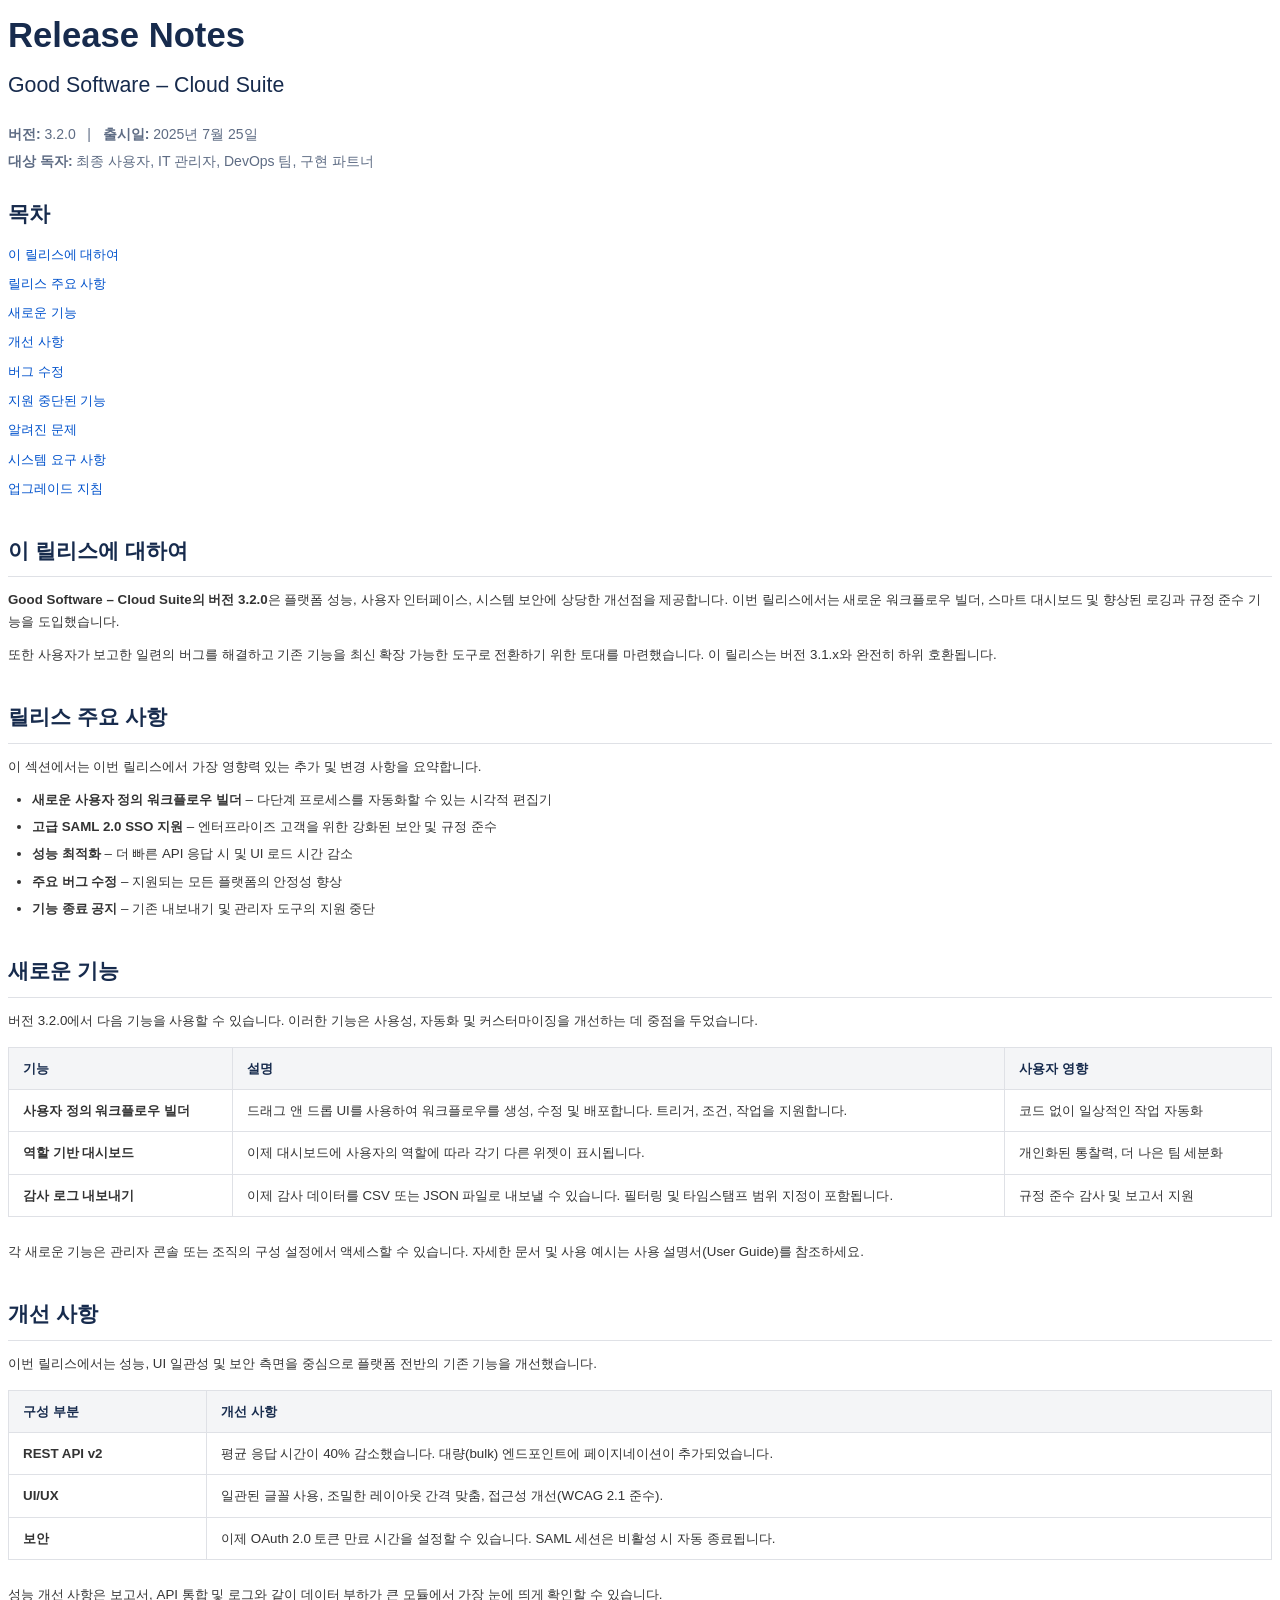
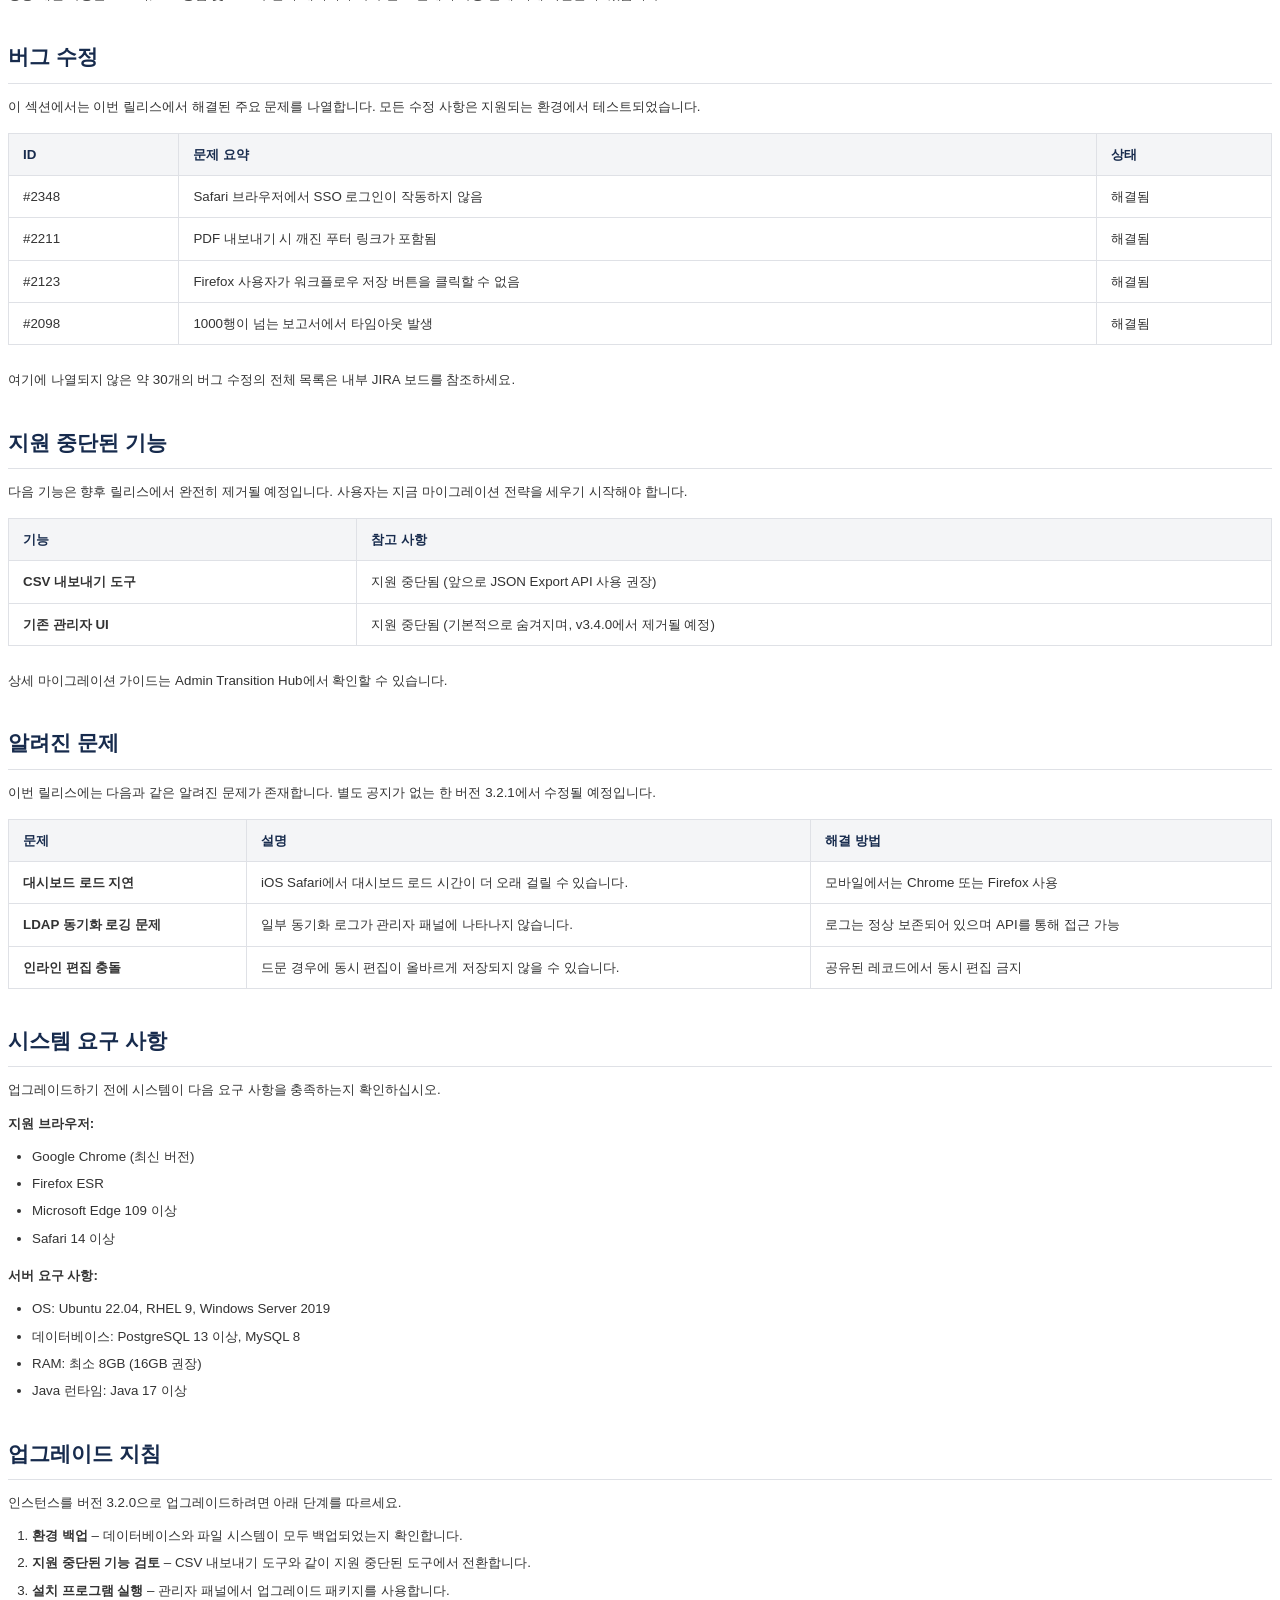
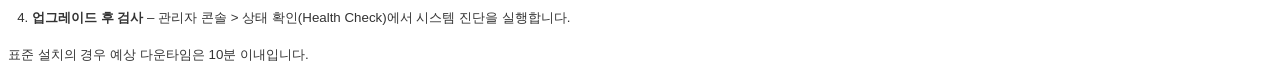
<file: release_notes_styled.html>
<!DOCTYPE html>
<html lang="ko">
<head>
    <meta charset="UTF-8">
    <title>Release Notes</title>
    <style>
        @page {
            size: A4;
            margin: 20mm 15mm 20mm 15mm;
        }
        body {
            font-family: 'Malgun Gothic', 'Apple SD Gothic Neo', 'Arial', sans-serif;
            font-size: 10pt;
            line-height: 1.6;
            color: #333333;
        }
        .header {
            margin-bottom: 25px;
        }
        .doc-title {
            font-size: 26pt;
            font-weight: bold;
            color: #172b4d;
            margin-bottom: 5px;
        }
        .doc-subtitle {
            font-size: 16pt;
            font-weight: normal;
            color: #172b4d;
            margin-bottom: 20px;
        }
        .doc-meta {
            font-size: 10.5pt;
            color: #5e6c84;
            margin-bottom: 15px;
        }
        .doc-meta p {
            margin: 5px 0;
        }
        h1, h2, h3, h4, h5, h6 {
            color: #172b4d;
            margin-top: 24px;
            margin-bottom: 12px;
            font-weight: bold;
        }
        h2 {
            font-size: 16pt;
            border-bottom: 1px solid #dfe1e6;
            padding-bottom: 8px;
            margin-top: 35px;
        }
        h3 {
            font-size: 14pt;
        }
        ul, ol {
            margin-top: 8px;
            margin-bottom: 16px;
            padding-left: 24px;
        }
        li {
            margin-bottom: 6px;
        }
        p {
            margin-bottom: 12px;
            margin-top: 0;
        }
        table {
            width: 100%;
            border-collapse: collapse;
            margin-top: 16px;
            margin-bottom: 24px;
        }
        th, td {
            border: 1px solid #dfe1e6;
            padding: 10px 14px;
            text-align: left;
            vertical-align: top;
        }
        th {
            background-color: #f4f5f7;
            color: #172b4d;
            font-weight: bold;
        }
        .toc-title {
            font-size: 16pt;
            font-weight: bold;
            margin-bottom: 12px;
            color: #172b4d;
        }
        .toc-list {
            list-style-type: none;
            padding-left: 0;
            margin-bottom: 30px;
        }
        .toc-list li {
            margin-bottom: 8px;
            display: flex;
            justify-content: space-between;
        }
        .toc-list a {
            text-decoration: none;
            color: #0052cc;
        }
        .toc-list a:hover {
            text-decoration: underline;
        }
        .page-break {
            page-break-before: always;
        }
    </style>
</head>
<body>

<div class="header">
    <div class="doc-title">Release Notes</div>
    <div class="doc-subtitle">Good Software – Cloud Suite</div>
    <div class="doc-meta">
        <p><strong>버전:</strong> 3.2.0 &nbsp;&nbsp;|&nbsp;&nbsp; <strong>출시일:</strong> 2025년 7월 25일</p>
        <p><strong>대상 독자:</strong> 최종 사용자, IT 관리자, DevOps 팀, 구현 파트너</p>
    </div>
</div>

<div class="toc">
    <div class="toc-title">목차</div>
    <ul class="toc-list">
        <li><a href="#section-1">이 릴리스에 대하여</a></li>
        <li><a href="#section-2">릴리스 주요 사항</a></li>
        <li><a href="#section-3">새로운 기능</a></li>
        <li><a href="#section-4">개선 사항</a></li>
        <li><a href="#section-5">버그 수정</a></li>
        <li><a href="#section-6">지원 중단된 기능</a></li>
        <li><a href="#section-7">알려진 문제</a></li>
        <li><a href="#section-8">시스템 요구 사항</a></li>
        <li><a href="#section-9">업그레이드 지침</a></li>
    </ul>
</div>

<h2 id="section-1">이 릴리스에 대하여</h2>
<p><strong>Good Software – Cloud Suite의 버전 3.2.0</strong>은 플랫폼 성능, 사용자 인터페이스, 시스템 보안에 상당한 개선점을 제공합니다. 이번 릴리스에서는 새로운 워크플로우 빌더, 스마트 대시보드 및 향상된 로깅과 규정 준수 기능을 도입했습니다.</p>
<p>또한 사용자가 보고한 일련의 버그를 해결하고 기존 기능을 최신 확장 가능한 도구로 전환하기 위한 토대를 마련했습니다. 이 릴리스는 버전 3.1.x와 완전히 하위 호환됩니다.</p>

<h2 id="section-2">릴리스 주요 사항</h2>
<p>이 섹션에서는 이번 릴리스에서 가장 영향력 있는 추가 및 변경 사항을 요약합니다.</p>
<ul>
    <li><strong>새로운 사용자 정의 워크플로우 빌더</strong> – 다단계 프로세스를 자동화할 수 있는 시각적 편집기</li>
    <li><strong>고급 SAML 2.0 SSO 지원</strong> – 엔터프라이즈 고객을 위한 강화된 보안 및 규정 준수</li>
    <li><strong>성능 최적화</strong> – 더 빠른 API 응답 시 및 UI 로드 시간 감소</li>
    <li><strong>주요 버그 수정</strong> – 지원되는 모든 플랫폼의 안정성 향상</li>
    <li><strong>기능 종료 공지</strong> – 기존 내보내기 및 관리자 도구의 지원 중단</li>
</ul>

<h2 id="section-3">새로운 기능</h2>
<p>버전 3.2.0에서 다음 기능을 사용할 수 있습니다. 이러한 기능은 사용성, 자동화 및 커스터마이징을 개선하는 데 중점을 두었습니다.</p>

<table>
    <thead>
        <tr>
            <th>기능</th>
            <th>설명</th>
            <th>사용자 영향</th>
        </tr>
    </thead>
    <tbody>
        <tr>
            <td><strong>사용자 정의 워크플로우 빌더</strong></td>
            <td>드래그 앤 드롭 UI를 사용하여 워크플로우를 생성, 수정 및 배포합니다. 트리거, 조건, 작업을 지원합니다.</td>
            <td>코드 없이 일상적인 작업 자동화</td>
        </tr>
        <tr>
            <td><strong>역할 기반 대시보드</strong></td>
            <td>이제 대시보드에 사용자의 역할에 따라 각기 다른 위젯이 표시됩니다.</td>
            <td>개인화된 통찰력, 더 나은 팀 세분화</td>
        </tr>
        <tr>
            <td><strong>감사 로그 내보내기</strong></td>
            <td>이제 감사 데이터를 CSV 또는 JSON 파일로 내보낼 수 있습니다. 필터링 및 타임스탬프 범위 지정이 포함됩니다.</td>
            <td>규정 준수 감사 및 보고서 지원</td>
        </tr>
    </tbody>
</table>

<p>각 새로운 기능은 관리자 콘솔 또는 조직의 구성 설정에서 액세스할 수 있습니다. 자세한 문서 및 사용 예시는 사용 설명서(User Guide)를 참조하세요.</p>

<h2 id="section-4">개선 사항</h2>
<p>이번 릴리스에서는 성능, UI 일관성 및 보안 측면을 중심으로 플랫폼 전반의 기존 기능을 개선했습니다.</p>

<table>
    <thead>
        <tr>
            <th>구성 부분</th>
            <th>개선 사항</th>
        </tr>
    </thead>
    <tbody>
        <tr>
            <td><strong>REST API v2</strong></td>
            <td>평균 응답 시간이 40% 감소했습니다. 대량(bulk) 엔드포인트에 페이지네이션이 추가되었습니다.</td>
        </tr>
        <tr>
            <td><strong>UI/UX</strong></td>
            <td>일관된 글꼴 사용, 조밀한 레이아웃 간격 맞춤, 접근성 개선(WCAG 2.1 준수).</td>
        </tr>
        <tr>
            <td><strong>보안</strong></td>
            <td>이제 OAuth 2.0 토큰 만료 시간을 설정할 수 있습니다. SAML 세션은 비활성 시 자동 종료됩니다.</td>
        </tr>
    </tbody>
</table>

<p>성능 개선 사항은 보고서, API 통합 및 로그와 같이 데이터 부하가 큰 모듈에서 가장 눈에 띄게 확인할 수 있습니다.</p>

<div class="page-break"></div>

<h2 id="section-5">버그 수정</h2>
<p>이 섹션에서는 이번 릴리스에서 해결된 주요 문제를 나열합니다. 모든 수정 사항은 지원되는 환경에서 테스트되었습니다.</p>

<table>
    <thead>
        <tr>
            <th>ID</th>
            <th>문제 요약</th>
            <th>상태</th>
        </tr>
    </thead>
    <tbody>
        <tr>
            <td>#2348</td>
            <td>Safari 브라우저에서 SSO 로그인이 작동하지 않음</td>
            <td>해결됨</td>
        </tr>
        <tr>
            <td>#2211</td>
            <td>PDF 내보내기 시 깨진 푸터 링크가 포함됨</td>
            <td>해결됨</td>
        </tr>
        <tr>
            <td>#2123</td>
            <td>Firefox 사용자가 워크플로우 저장 버튼을 클릭할 수 없음</td>
            <td>해결됨</td>
        </tr>
        <tr>
            <td>#2098</td>
            <td>1000행이 넘는 보고서에서 타임아웃 발생</td>
            <td>해결됨</td>
        </tr>
    </tbody>
</table>

<p>여기에 나열되지 않은 약 30개의 버그 수정의 전체 목록은 내부 JIRA 보드를 참조하세요.</p>


<h2 id="section-6">지원 중단된 기능</h2>
<p>다음 기능은 향후 릴리스에서 완전히 제거될 예정입니다. 사용자는 지금 마이그레이션 전략을 세우기 시작해야 합니다.</p>

<table>
    <thead>
        <tr>
            <th>기능</th>
            <th>참고 사항</th>
        </tr>
    </thead>
    <tbody>
        <tr>
            <td><strong>CSV 내보내기 도구</strong></td>
            <td>지원 중단됨 (앞으로 JSON Export API 사용 권장)</td>
        </tr>
        <tr>
            <td><strong>기존 관리자 UI</strong></td>
            <td>지원 중단됨 (기본적으로 숨겨지며, v3.4.0에서 제거될 예정)</td>
        </tr>
    </tbody>
</table>

<p>상세 마이그레이션 가이드는 Admin Transition Hub에서 확인할 수 있습니다.</p>

<h2 id="section-7">알려진 문제</h2>
<p>이번 릴리스에는 다음과 같은 알려진 문제가 존재합니다. 별도 공지가 없는 한 버전 3.2.1에서 수정될 예정입니다.</p>

<table>
    <thead>
        <tr>
            <th>문제</th>
            <th>설명</th>
            <th>해결 방법</th>
        </tr>
    </thead>
    <tbody>
        <tr>
            <td><strong>대시보드 로드 지연</strong></td>
            <td>iOS Safari에서 대시보드 로드 시간이 더 오래 걸릴 수 있습니다.</td>
            <td>모바일에서는 Chrome 또는 Firefox 사용</td>
        </tr>
        <tr>
            <td><strong>LDAP 동기화 로깅 문제</strong></td>
            <td>일부 동기화 로그가 관리자 패널에 나타나지 않습니다.</td>
            <td>로그는 정상 보존되어 있으며 API를 통해 접근 가능</td>
        </tr>
        <tr>
            <td><strong>인라인 편집 충돌</strong></td>
            <td>드문 경우에 동시 편집이 올바르게 저장되지 않을 수 있습니다.</td>
            <td>공유된 레코드에서 동시 편집 금지</td>
        </tr>
    </tbody>
</table>

<div class="page-break"></div>

<h2 id="section-8">시스템 요구 사항</h2>
<p>업그레이드하기 전에 시스템이 다음 요구 사항을 충족하는지 확인하십시오.</p>

<p><strong>지원 브라우저:</strong></p>
<ul>
    <li>Google Chrome (최신 버전)</li>
    <li>Firefox ESR</li>
    <li>Microsoft Edge 109 이상</li>
    <li>Safari 14 이상</li>
</ul>

<p><strong>서버 요구 사항:</strong></p>
<ul>
    <li>OS: Ubuntu 22.04, RHEL 9, Windows Server 2019</li>
    <li>데이터베이스: PostgreSQL 13 이상, MySQL 8</li>
    <li>RAM: 최소 8GB (16GB 권장)</li>
    <li>Java 런타임: Java 17 이상</li>
</ul>

<h2 id="section-9">업그레이드 지침</h2>
<p>인스턴스를 버전 3.2.0으로 업그레이드하려면 아래 단계를 따르세요.</p>
<ol>
    <li><strong>환경 백업</strong> – 데이터베이스와 파일 시스템이 모두 백업되었는지 확인합니다.</li>
    <li><strong>지원 중단된 기능 검토</strong> – CSV 내보내기 도구와 같이 지원 중단된 도구에서 전환합니다.</li>
    <li><strong>설치 프로그램 실행</strong> – 관리자 패널에서 업그레이드 패키지를 사용합니다.</li>
    <li><strong>업그레이드 후 검사</strong> – 관리자 콘솔 > 상태 확인(Health Check)에서 시스템 진단을 실행합니다.</li>
</ol>

<p>표준 설치의 경우 예상 다운타임은 10분 이내입니다.</p>

</body>
</html>
</file>
